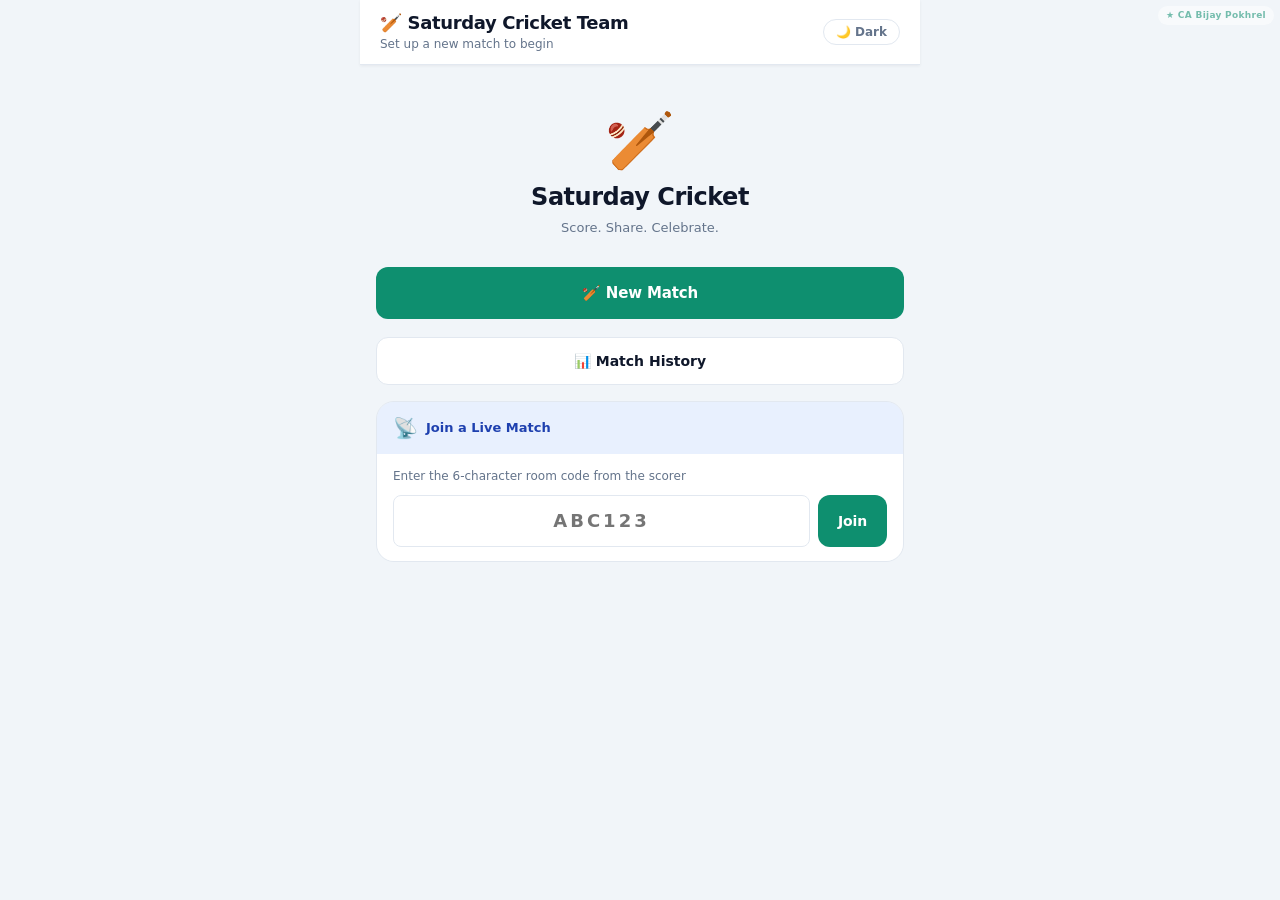
<file: index.html>
<!DOCTYPE html>
<html lang="en">
<head>
<meta charset="UTF-8">
<meta name="viewport" content="width=device-width, initial-scale=1.0">
<title>Saturday Cricket Team </title>
<link rel="manifest" href="manifest.json">
<meta name="theme-color" content="#0F6E56">
<meta name="apple-mobile-web-app-capable" content="yes">
<meta name="apple-mobile-web-app-status-bar-style" content="default">
<meta name="apple-mobile-web-app-title" content="Cricket">
<link rel="apple-touch-icon" href="icons/icon-192.png">
<link rel="stylesheet" href="css/styles.css?v=24">
</head>
<body>
<div class="ca-credit">&#9733; CA Bijay Pokhrel</div>
<div class="app">
  <div class="header" style="display:flex;justify-content:space-between;align-items:center">
    <div style="display:flex;align-items:center;gap:8px;min-width:0">
      <button id="header-home-btn" onclick="headerHome()" style="display:none;background:none;border:1.5px solid var(--c-border);cursor:pointer;font-size:18px;padding:5px 8px;border-radius:8px;line-height:1;flex-shrink:0" title="Back to Home">🏠</button>
      <div style="min-width:0">
        <h1 id="match-title" style="display:flex;align-items:center;gap:8px"><img id="header-logo" src="" style="width:36px;height:36px;border-radius:50%;object-fit:cover;border:2px solid #e0e0e0;display:none">🏏 Saturday Cricket Team </h1>
        <p id="match-subtitle">Set up a new match to begin</p>
      </div>
    </div>
    <button class="dark-toggle" onclick="toggleDark()" id="dark-btn">🌙 Dark</button>
  </div>
  <div id="milestone-toast"></div>
  <div id="main-content"></div>
</div>

<script src="js/utils.js?v=24"></script>
<script src="js/logo.js?v=24"></script>
<script src="js/images.js?v=24"></script>
<script src="js/state.js?v=24"></script>
<script src="js/scoring.js?v=24"></script>
<script src="js/report.js?v=24"></script>
<script src="js/stats.js?v=24"></script>
<script src="js/setup.js?v=24"></script>
<script src="js/share.js?v=24"></script>
<script src="js/render.js?v=24"></script>
<script src="js/storage.js?v=24"></script>
<script src="js/ui.js?v=24"></script>
<script src="js/history.js?v=24"></script>
<script src="js/app.js?v=24"></script>
<script>
if ('serviceWorker' in navigator) {
  window.addEventListener('load', function () {
    navigator.serviceWorker.register('/sw.js');
  });
}
</script>
</body>
</html>
</file>
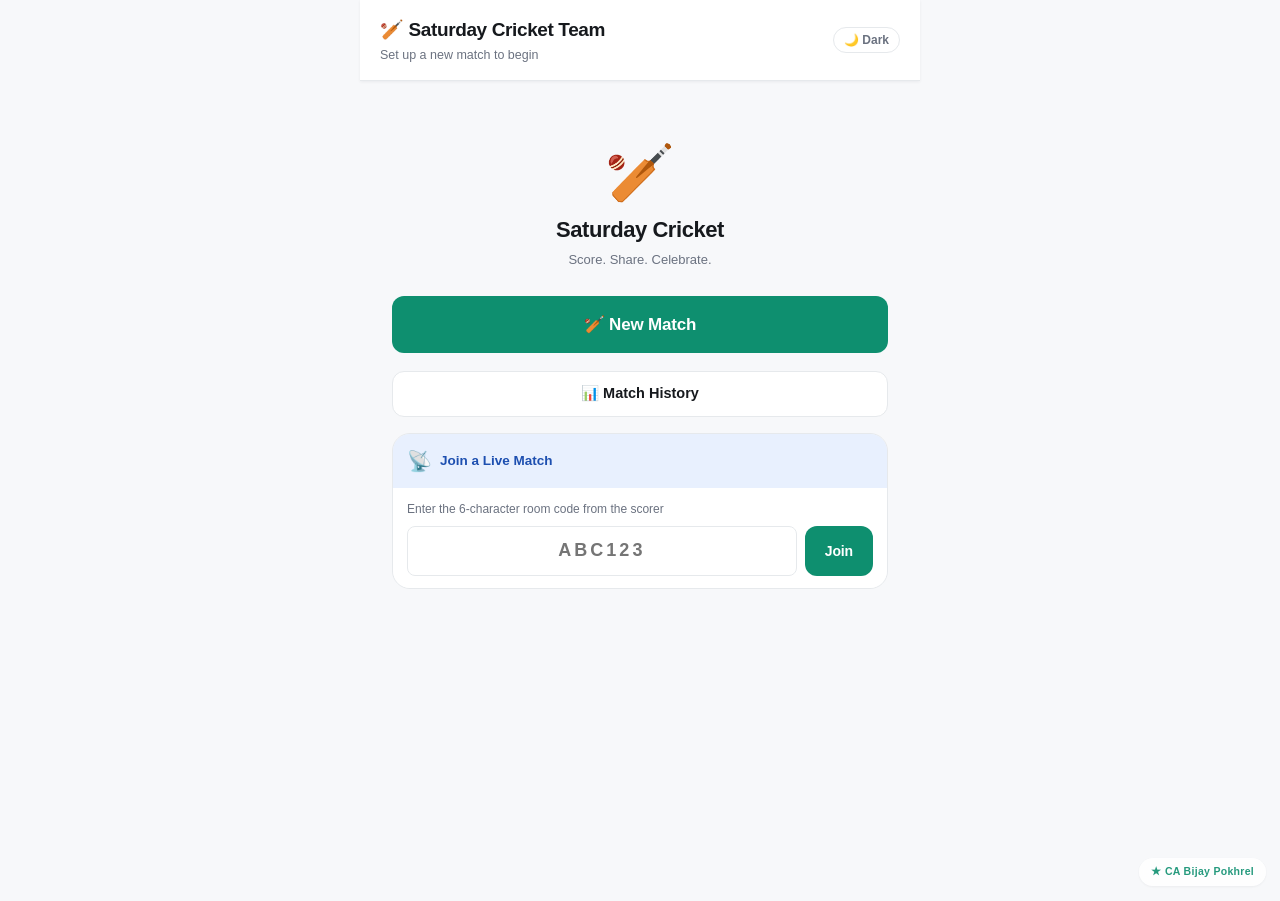
<file: uat/index.html>
<!DOCTYPE html>
<html lang="en">
<head>
<meta charset="UTF-8">
<meta name="viewport" content="width=device-width, initial-scale=1.0">
<title>Saturday Cricket Team </title>
<link rel="manifest" href="manifest.json">
<meta name="theme-color" content="#0F6E56">
<meta name="apple-mobile-web-app-capable" content="yes">
<meta name="apple-mobile-web-app-status-bar-style" content="default">
<meta name="apple-mobile-web-app-title" content="Cricket">
<link rel="apple-touch-icon" href="icons/icon-192.png">
<link rel="stylesheet" href="css/styles.css?v=13">
</head>
<body>
<div class="ca-credit">&#9733; CA Bijay Pokhrel</div>
<div class="app">
  <div class="header" style="display:flex;justify-content:space-between;align-items:center">
    <div>
      <h1 id="match-title" style="display:flex;align-items:center;gap:10px"><img id="header-logo" src="" style="width:40px;height:40px;border-radius:50%;object-fit:cover;border:2px solid #e0e0e0;display:none">🏏 Saturday Cricket Team </h1>
      <p id="match-subtitle">Set up a new match to begin</p>
    </div>
    <button class="dark-toggle" onclick="toggleDark()" id="dark-btn">🌙 Dark</button>
  </div>
  <div id="milestone-toast"></div>
  <div id="main-content"></div>
</div>

<script src="js/logo.js?v=13"></script>
<script src="js/images.js?v=13"></script>
<script src="js/state.js?v=13"></script>
<script src="js/scoring.js?v=13"></script>
<script src="js/report.js?v=13"></script>
<script src="js/setup.js?v=13"></script>
<script src="js/share.js?v=13"></script>
<script src="js/render.js?v=13"></script>
<script src="js/storage.js?v=13"></script>
<script src="js/ui.js?v=13"></script>
<script src="js/history.js?v=13"></script>
<script src="js/app.js?v=13"></script>
<script>
if ('serviceWorker' in navigator) {
  window.addEventListener('load', function () {
    navigator.serviceWorker.register('/sw.js');
  });
}
</script>
</body>
</html>
</file>
<file: css/styles.css>
/* ═══════════════════════════════════════════════════════════════════════
   1. CSS CUSTOM PROPERTIES — Design tokens
   ═══════════════════════════════════════════════════════════════════════ */
:root {
  /* Brand */
  --c-primary:        #0e8f6f;
  --c-primary-dark:   #0a6e56;
  --c-primary-soft:   #e3f6f0;

  /* Semantic accents */
  --c-runs:           #2563eb;
  --c-runs-soft:      #e8f0fe;
  --c-wicket:         #dc2626;
  --c-wicket-soft:    #fef2f2;
  --c-extras:         #d97706;
  --c-extras-soft:    #fffbeb;
  --c-live:           #7c3aed;
  --c-live-soft:      #f5f3ff;

  /* Alias kept for backward compat with inline styles in share.js etc. */
  --c-blue:           #2563eb;
  --c-blue-soft:      #e8f0fe;
  --c-purple:         #7c3aed;
  --c-purple-soft:    #f5f3ff;
  --c-amber:          #d97706;
  --c-amber-soft:     #fffbeb;
  --c-red:            #dc2626;
  --c-red-soft:       #fef2f2;

  /* Surfaces */
  --c-bg:             #f1f5f9;
  --c-surface:        #ffffff;
  --c-surface-alt:    #f8fafc;
  --c-border:         #e2e8f0;

  /* Text */
  --c-text:           #0f172a;
  --c-text-soft:      #64748b;
  --c-text-faint:     #94a3b8;

  /* Radii */
  --radius-sm:  8px;
  --radius-md:  12px;
  --radius-lg:  18px;
  --radius-xl:  24px;

  /* Shadows */
  --shadow-sm:  0 1px 3px rgba(15,23,42,.06);
  --shadow-md:  0 4px 16px rgba(15,23,42,.08);
  --shadow-lg:  0 12px 36px rgba(15,23,42,.12);

  /* Motion */
  --ease: cubic-bezier(.2,.8,.2,1);
}

/* ═══════════════════════════════════════════════════════════════════════
   2. RESET & BASE
   ═══════════════════════════════════════════════════════════════════════ */
*, *::before, *::after { box-sizing: border-box; margin: 0; padding: 0; }
html { scroll-behavior: smooth; }
body {
  font-family: system-ui, -apple-system, 'Segoe UI', Helvetica, Arial, sans-serif;
  background: var(--c-bg);
  min-height: 100vh;
  color: var(--c-text);
  -webkit-font-smoothing: antialiased;
  -moz-osx-font-smoothing: grayscale;
  line-height: 1.4;
  font-size: 14px;
}
::-webkit-scrollbar { width: 6px; height: 6px; }
::-webkit-scrollbar-thumb { background: var(--c-primary); border-radius: 3px; }
button { font-family: inherit; }
input, select { font-family: inherit; }

/* ═══════════════════════════════════════════════════════════════════════
   3. LAYOUT — app wrapper, header
   ═══════════════════════════════════════════════════════════════════════ */
.app {
  max-width: 560px;
  margin: 0 auto;
}

.header {
  background: var(--c-surface);
  color: var(--c-text);
  padding: 12px 20px;
  box-shadow: var(--shadow-sm);
  position: sticky;
  top: 0;
  z-index: 100;
  border-bottom: 1px solid var(--c-border);
  display: flex;
  justify-content: space-between;
  align-items: center;
}

.header h1 {
  font-size: 18px;
  font-weight: 800;
  letter-spacing: -.02em;
  color: var(--c-text);
  display: flex;
  align-items: center;
  gap: 8px;
  line-height: 1.2;
}

.header p {
  font-size: 12px;
  color: var(--c-text-soft);
  font-weight: 500;
  margin-top: 2px;
}

#header-logo {
  width: 36px;
  height: 36px;
  border-radius: 50%;
  object-fit: cover;
  border: 2px solid var(--c-border);
  flex-shrink: 0;
}

#main-content {
  padding: 0;
  background: var(--c-bg);
  min-height: calc(100vh - 72px);
}
/* Pages that aren't the scoring screen get standard padding */
#main-content .page-pad {
  padding: 16px;
}

/* ═══════════════════════════════════════════════════════════════════════
   4. HOME SCREEN
   ═══════════════════════════════════════════════════════════════════════ */
.home-hero {
  text-align: center;
  padding: 32px 20px 24px;
}

.home-hero-icon {
  font-size: 56px;
  line-height: 1;
  margin-bottom: 12px;
}

.home-hero-title {
  font-size: 24px;
  font-weight: 800;
  color: var(--c-text);
  letter-spacing: -.02em;
}

.home-hero-sub {
  font-size: 13px;
  color: var(--c-text-soft);
  margin-top: 4px;
}

.home-actions {
  display: flex;
  flex-direction: column;
  gap: 10px;
  margin-bottom: 16px;
}

.join-card {
  border: 1.5px solid var(--c-border);
  border-radius: var(--radius-lg);
  overflow: hidden;
  margin-bottom: 16px;
}

.join-card-header {
  background: var(--c-runs-soft);
  padding: 12px 16px;
  display: flex;
  align-items: center;
  gap: 8px;
}

.join-card-header-icon {
  font-size: 20px;
}

.join-card-header-label {
  font-size: 13px;
  font-weight: 700;
  color: #1e40af;
}

.join-card-body {
  padding: 14px 16px;
  background: var(--c-surface);
}

.join-card-hint {
  font-size: 12px;
  color: var(--c-text-soft);
  margin-bottom: 10px;
}

.join-input-row {
  display: flex;
  gap: 8px;
}

/* ═══════════════════════════════════════════════════════════════════════
   5. SETUP WIZARD
   ═══════════════════════════════════════════════════════════════════════ */
.wizard-progress {
  display: flex;
  gap: 4px;
  margin-bottom: 20px;
}

.wizard-step {
  flex: 1;
  height: 4px;
  border-radius: 2px;
  background: var(--c-border);
  transition: background .25s var(--ease);
}

.wizard-step.active {
  background: var(--c-primary);
}

.wizard-step.done {
  background: var(--c-primary-soft);
}

.wizard-header {
  margin-bottom: 20px;
}

.wizard-title {
  font-size: 18px;
  font-weight: 800;
  color: var(--c-text);
  letter-spacing: -.01em;
}

.wizard-sub {
  font-size: 12px;
  color: var(--c-primary);
  font-weight: 600;
  margin-top: 3px;
}

.setup-panel {
  background: var(--c-surface);
  border: 1px solid var(--c-border);
  border-radius: var(--radius-lg);
  padding: 20px;
  margin-bottom: 14px;
  box-shadow: var(--shadow-md);
  animation: fadeInSlide .3s var(--ease);
}

.setup-panel h3 {
  font-size: 16px;
  font-weight: 700;
  margin-bottom: 16px;
  color: var(--c-text);
}

.form-group {
  margin-bottom: 14px;
}

.form-group label {
  display: block;
  font-size: 12px;
  color: var(--c-text-soft);
  margin-bottom: 6px;
  font-weight: 600;
  text-transform: uppercase;
  letter-spacing: .4px;
}

.form-group input,
.form-group select {
  width: 100%;
  padding: 12px 14px;
  border-radius: var(--radius-sm);
  border: 1.5px solid var(--c-border);
  font-size: 15px;
  background: var(--c-surface);
  color: var(--c-text);
  transition: all .15s var(--ease);
  min-height: 46px;
}

.form-group input:focus,
.form-group select:focus {
  outline: none;
  border-color: var(--c-primary);
  box-shadow: 0 0 0 4px var(--c-primary-soft);
}

/* Overs pill buttons */
.overs-quick {
  display: grid;
  grid-template-columns: repeat(4, 1fr);
  gap: 8px;
  margin-bottom: 8px;
}

.overs-pill {
  padding: 12px 0;
  font-weight: 700;
  font-size: 15px;
  border-radius: var(--radius-sm);
  border: 1.5px solid var(--c-border);
  background: var(--c-surface);
  color: var(--c-text);
  cursor: pointer;
  transition: all .15s var(--ease);
  text-align: center;
}

.overs-pill:hover {
  border-color: var(--c-primary);
  color: var(--c-primary);
}

.overs-pill.selected {
  background: var(--c-primary-soft);
  border-color: var(--c-primary);
  color: var(--c-primary-dark);
}

/* Toss grid */
.toss-grid {
  display: grid;
  grid-template-columns: 1fr 1fr;
  gap: 8px;
}

/* Player inputs grid */
.player-inputs {
  display: grid;
  grid-template-columns: 1fr 1fr;
  gap: 8px;
  margin-bottom: 8px;
}

.player-inputs input {
  padding: 11px 12px;
  border-radius: var(--radius-sm);
  border: 1.5px solid var(--c-border);
  font-size: 13px;
  width: 100%;
  background: var(--c-surface);
  color: var(--c-text);
  transition: all .15s var(--ease);
  min-height: 44px;
}

.player-inputs input:focus {
  outline: none;
  border-color: var(--c-primary);
  box-shadow: 0 0 0 3px var(--c-primary-soft);
}

/* ═══════════════════════════════════════════════════════════════════════
   6. SCORING SCREEN COMPONENTS
   ═══════════════════════════════════════════════════════════════════════ */

/* ── Scoreboard ── */
.scoreboard {
  background: var(--c-surface);
  border-top: 1px solid var(--c-border);
  border-bottom: 1px solid var(--c-border);
  border-radius: 0;
  padding: 14px 16px;
  margin-bottom: 12px;
  box-shadow: var(--shadow-md);
}

.scoreboard-top {
  display: flex;
  justify-content: space-between;
  align-items: center;
  margin-bottom: 12px;
  padding-bottom: 12px;
  border-bottom: 1px solid var(--c-border);
}

.scoreboard-team {
  display: flex;
  align-items: center;
  gap: 8px;
  font-size: 15px;
  font-weight: 700;
  color: var(--c-text);
}

.scoreboard-innings-badge {
  font-size: 11px;
  font-weight: 700;
  color: var(--c-text-faint);
  background: var(--c-surface-alt);
  border: 1px solid var(--c-border);
  border-radius: 20px;
  padding: 3px 10px;
}

.score-main {
  display: flex;
  justify-content: space-between;
  align-items: flex-end;
  margin-bottom: 4px;
}

.score-runs {
  font-size: 48px;
  font-weight: 800;
  color: var(--c-text);
  line-height: 1.1;
  letter-spacing: -.03em;
  font-variant-numeric: tabular-nums;
}

.score-detail {
  text-align: right;
}

.score-overs {
  font-size: 14px;
  font-weight: 700;
  color: var(--c-text);
  margin-bottom: 2px;
}

.score-rr {
  font-size: 12px;
  color: var(--c-text-soft);
  font-weight: 500;
}

/* ── Target bar ── */
.target-bar {
  font-size: 13px;
  color: var(--c-text-soft);
  margin-bottom: 12px;
  padding: 12px 14px;
  background: var(--c-surface-alt);
  border-radius: var(--radius-md);
  border: 1px solid var(--c-border);
  font-weight: 500;
}

/* ── This-over balls ── */
.this-over {
  margin-top: 14px;
  background: var(--c-surface-alt);
  padding: 12px 14px;
  border-radius: var(--radius-md);
  border: 1px solid var(--c-border);
}

.over-label {
  font-size: 10px;
  font-weight: 800;
  text-transform: uppercase;
  color: var(--c-text-faint);
  margin-bottom: 8px;
  letter-spacing: 1.2px;
}

.over-balls {
  display: flex;
  gap: 6px;
  flex-wrap: wrap;
}

.ball {
  width: 34px;
  height: 34px;
  border-radius: 50%;
  display: flex;
  align-items: center;
  justify-content: center;
  font-size: 11px;
  font-weight: 700;
  border: 1.5px solid transparent;
  transition: transform .15s var(--ease);
  font-variant-numeric: tabular-nums;
  flex-shrink: 0;
}

.ball:hover { transform: scale(1.12); }

.ball-0,  .ball-dot  { background: #f1f5f9; color: #64748b; border-color: #e2e8f0; }
.ball-1, .ball-2, .ball-3, .ball-run {
  background: var(--c-primary-soft);
  color: var(--c-primary-dark);
  border-color: #a7f3d0;
}
.ball-4, .ball-four  { background: var(--c-runs-soft); color: #1d4ed8; border-color: #bfdbfe; }
.ball-6, .ball-six   { background: var(--c-live-soft); color: #6d28d9; border-color: #ddd6fe; }
.ball-W, .ball-wicket { background: var(--c-wicket-soft); color: var(--c-wicket); border-color: #fecaca; }
.ball-WD, .ball-NB, .ball-wide, .ball-noball {
  background: var(--c-extras-soft);
  color: var(--c-extras);
  border-color: #fde68a;
}
.ball-empty {
  background: transparent;
  border: 1.5px dashed #cbd5e1;
  color: #cbd5e1;
}

/* ── Batters card ── */
.batters-card {
  margin-bottom: 12px;
}

.batters-row {
  display: grid;
  grid-template-columns: 1fr 1fr;
  gap: 10px;
  margin-bottom: 10px;
}

.batter-card {
  border: 1.5px solid var(--c-border);
  border-radius: var(--radius-md);
  padding: 12px;
  cursor: pointer;
  background: var(--c-surface);
  position: relative;
  transition: all .18s var(--ease);
}

.batter-card:hover {
  border-color: var(--c-primary);
  box-shadow: var(--shadow-sm);
  transform: translateY(-1px);
}

.batter-card.batter-striker {
  border-color: var(--c-primary);
  background: var(--c-primary-soft);
}

.batter-name {
  font-size: 13px;
  font-weight: 700;
  margin-bottom: 3px;
  overflow: hidden;
  text-overflow: ellipsis;
  white-space: nowrap;
  padding-right: 20px;
  color: var(--c-text);
}

.batter-score {
  font-size: 12px;
  color: var(--c-text-soft);
  font-weight: 500;
  font-variant-numeric: tabular-nums;
}

.edit-btn {
  position: absolute;
  top: 8px;
  right: 8px;
  background: none;
  border: none;
  cursor: pointer;
  font-size: 14px;
  padding: 4px;
  line-height: 1;
  border-radius: 6px;
  color: var(--c-text-faint);
  transition: background .12s;
}

.edit-btn:hover { background: var(--c-surface-alt); }

/* ── Partnership chip ── */
.partnership-chip {
  background: var(--c-primary-soft);
  border: 1px solid #a7f3d0;
  border-radius: var(--radius-sm);
  padding: 8px 12px;
  margin-bottom: 10px;
  display: flex;
  justify-content: space-between;
  align-items: center;
  font-size: 12px;
  color: var(--c-text-soft);
}

.partnership-chip b { color: var(--c-text); font-weight: 700; }

/* ── Bowler card ── */
.bowler-card {
  background: var(--c-surface-alt);
  border: 1px solid var(--c-border);
  border-radius: var(--radius-md);
  padding: 11px 14px;
  margin-bottom: 12px;
  display: flex;
  align-items: center;
  justify-content: space-between;
  font-size: 12px;
  color: var(--c-text-soft);
}

/* ── Scoring panel & run buttons ── */
.scoring-panel {
  background: var(--c-surface);
  border-top: 1px solid var(--c-border);
  border-radius: 0;
  padding: 14px 16px;
  margin-bottom: 12px;
  box-shadow: var(--shadow-md);
}

.run-section-label {
  font-size: 10px;
  font-weight: 800;
  text-transform: uppercase;
  letter-spacing: 1px;
  color: var(--c-text-faint);
  margin-bottom: 8px;
}

/* 3-col + wicket/wide = 4-col grid */
.run-grid {
  display: grid;
  grid-template-columns: repeat(4, 1fr);
  gap: 8px;
  margin-bottom: 10px;
}

.run-btn {
  padding: 0;
  height: 64px;
  border-radius: var(--radius-md);
  border: 1.5px solid var(--c-border);
  cursor: pointer;
  font-size: 20px;
  font-weight: 700;
  background: var(--c-surface);
  color: var(--c-text);
  touch-action: manipulation;
  transition: all .12s var(--ease);
  font-variant-numeric: tabular-nums;
  display: flex;
  align-items: center;
  justify-content: center;
}

.run-btn:hover {
  border-color: var(--c-primary);
  box-shadow: var(--shadow-sm);
  transform: translateY(-1px);
}

.run-btn:active { transform: scale(.94); }

.run-btn--four {
  background: var(--c-runs-soft);
  color: #1d4ed8;
  border-color: #bfdbfe;
}

.run-btn--six {
  background: var(--c-live-soft);
  color: #6d28d9;
  border-color: #ddd6fe;
}

.run-btn--wide {
  background: var(--c-extras-soft);
  color: #92400e;
  border-color: #fde68a;
  font-size: 13px;
  font-weight: 800;
}

.wicket-btn {
  background: var(--c-wicket-soft);
  color: var(--c-wicket);
  border-color: #fecaca;
  font-size: 12px;
  font-weight: 800;
  letter-spacing: .3px;
}

.wicket-btn:hover {
  border-color: var(--c-wicket);
  box-shadow: 0 0 0 3px rgba(220,38,38,.1);
}

/* Extras row */
.extras-row {
  display: flex;
  gap: 8px;
  margin-bottom: 10px;
}

.extras-btn {
  flex: 1;
  height: 44px;
  border-radius: var(--radius-sm);
  border: 1.5px solid var(--c-border);
  cursor: pointer;
  font-size: 12px;
  font-weight: 700;
  background: var(--c-surface);
  color: var(--c-text);
  touch-action: manipulation;
  transition: all .12s var(--ease);
  display: flex;
  align-items: center;
  justify-content: center;
}

.extras-btn:hover { border-color: var(--c-primary); }
.extras-btn:active { transform: scale(.95); }

.extras-btn--nb {
  background: var(--c-extras-soft);
  color: #92400e;
  border-color: #fde68a;
}

.extras-btn--bye {
  background: var(--c-runs-soft);
  color: #1e40af;
  border-color: #bfdbfe;
}

.extras-btn--lb {
  background: var(--c-live-soft);
  color: #5b21b6;
  border-color: #ddd6fe;
}

/* Action row */
.action-row {
  display: flex;
  gap: 8px;
  margin-bottom: 10px;
}

.btn-undo {
  background: var(--c-extras-soft);
  color: #92400e;
  border: 1.5px solid #fde68a;
  border-radius: var(--radius-sm);
  padding: 11px 4px;
  font-size: 12px;
  font-weight: 700;
  cursor: pointer;
  touch-action: manipulation;
  transition: all .15s var(--ease);
  flex: 1;
  min-height: 44px;
}

.btn-undo:hover { filter: brightness(.97); }
.btn-undo:active { transform: scale(.95); }
.btn-undo:disabled { opacity: .35; cursor: not-allowed; }

/* Share / export row */
.share-row {
  display: grid;
  grid-template-columns: 1fr 1fr;
  gap: 8px;
  margin-bottom: 10px;
}

/* ── Over stats mini-grid ── */
.over-stats-grid {
  display: grid;
  grid-template-columns: repeat(4, 1fr);
  gap: 4px;
  background: var(--c-surface-alt);
  border: 1px solid var(--c-border);
  border-radius: var(--radius-md);
  padding: 8px;
  margin-bottom: 8px;
  text-align: center;
}

.over-stat-val {
  font-size: 16px;
  font-weight: 800;
  line-height: 1.1;
}

.over-stat-lbl {
  font-size: 10px;
  color: var(--c-text-faint);
  margin-top: 2px;
}

/* ── Tabs ── */
.tabs {
  display: flex;
  gap: 2px;
  overflow-x: auto;
  background: var(--c-surface);
  border-top: 1px solid var(--c-border);
  scrollbar-width: none;
}

.tabs::-webkit-scrollbar { height: 0; }

.tab {
  padding: 12px 16px;
  font-size: 12px;
  cursor: pointer;
  border: none;
  border-bottom: 2.5px solid transparent;
  background: none;
  color: var(--c-text-soft);
  white-space: nowrap;
  flex-shrink: 0;
  font-weight: 600;
  transition: all .18s var(--ease);
  margin-bottom: -1px;
}

.tab:hover { color: var(--c-primary); }
.tab.active { color: var(--c-primary); border-bottom-color: var(--c-primary); font-weight: 700; }

/* ═══════════════════════════════════════════════════════════════════════
   7. SCORECARD / TABLES
   ═══════════════════════════════════════════════════════════════════════ */
.card {
  background: var(--c-surface);
  border-top: 1px solid var(--c-border);
  border-bottom: 1px solid var(--c-border);
  border-radius: 0;
  padding: 14px 16px;
  margin-bottom: 8px;
}
/* inside page-pad (setup/history/result) cards get rounded corners back */
.page-pad .card {
  border: 1px solid var(--c-border);
  border-radius: var(--radius-lg);
  box-shadow: var(--shadow-sm);
}

.section-title {
  font-size: 11px;
  font-weight: 700;
  color: var(--c-text-faint);
  margin-bottom: 10px;
  text-transform: uppercase;
  letter-spacing: .8px;
}

.scorecard-table {
  width: 100%;
  font-size: 12px;
  border-collapse: collapse;
  border-radius: var(--radius-md);
  overflow: hidden;
  margin-bottom: 12px;
  background: var(--c-surface);
  border: 1px solid var(--c-border);
}

.scorecard-table th {
  text-align: left;
  font-weight: 700;
  font-size: 11px;
  color: var(--c-text-soft);
  padding: 10px 12px;
  background: var(--c-surface-alt);
  text-transform: uppercase;
  letter-spacing: .4px;
}

.scorecard-table td {
  padding: 10px 12px;
  border-top: 1px solid var(--c-border);
  color: var(--c-text);
  font-weight: 500;
}

.scorecard-table td:last-child,
.scorecard-table th:last-child { text-align: right; }

.scorecard-table tr:hover td { background: var(--c-surface-alt); }

.batting-row-active { background: var(--c-primary-soft) !important; }

.out-text { color: var(--c-text-faint); font-size: 11px; }

.info-row {
  display: flex;
  justify-content: space-between;
  font-size: 13px;
  padding: 8px 0;
  border-bottom: 1px solid var(--c-border);
}

.info-row:last-child { border: none; }

.fow-table { width: 100%; font-size: 12px; border-collapse: collapse; }
.fow-table th {
  font-size: 11px;
  color: var(--c-text-faint);
  font-weight: 700;
  padding: 6px 8px;
  border-bottom: 1.5px solid var(--c-border);
  text-align: left;
  text-transform: uppercase;
  letter-spacing: .4px;
}
.fow-table td { padding: 7px 8px; border-bottom: 1px solid var(--c-border); }

/* ═══════════════════════════════════════════════════════════════════════
   8. HISTORY CARDS
   ═══════════════════════════════════════════════════════════════════════ */
.history-card {
  border: 1px solid var(--c-border);
  border-radius: var(--radius-lg);
  margin-bottom: 14px;
  background: var(--c-surface);
  overflow: hidden;
  box-shadow: var(--shadow-sm);
}

.history-card-header {
  background: var(--c-surface-alt);
  padding: 12px 16px;
  border-bottom: 1px solid var(--c-border);
  display: flex;
  justify-content: space-between;
  align-items: flex-start;
}

.history-card-teams {
  font-size: 14px;
  font-weight: 700;
  color: var(--c-text);
}

.history-card-result {
  font-size: 12px;
  font-weight: 600;
  color: var(--c-primary);
  margin-top: 2px;
}

.history-card-meta {
  font-size: 11px;
  color: var(--c-text-faint);
  text-align: right;
}

.history-card-scores {
  padding: 10px 16px;
  background: var(--c-primary-soft);
  display: flex;
  align-items: center;
  gap: 16px;
  border-bottom: 1px solid #a7f3d0;
}

.history-score-block { flex: 0 0 auto; }
.history-score-team { font-size: 11px; color: var(--c-text-soft); font-weight: 700; }
.history-score-runs { font-size: 22px; font-weight: 900; color: var(--c-primary); line-height: 1.1; font-variant-numeric: tabular-nums; }
.history-score-overs { font-size: 11px; color: var(--c-text-faint); }

.history-vs { font-size: 18px; color: #a7f3d0; font-weight: 300; }

.history-card-actions {
  padding: 10px 16px;
  border-top: 1px solid var(--c-border);
  display: flex;
  gap: 8px;
  flex-wrap: wrap;
}

/* ═══════════════════════════════════════════════════════════════════════
   9. MODALS / OVERLAYS
   ═══════════════════════════════════════════════════════════════════════ */
.modal-box {
  background: var(--c-surface);
  border-radius: var(--radius-lg);
  padding: 16px;
  margin-bottom: 12px;
  box-shadow: var(--shadow-lg);
  border: 1px solid var(--c-border);
  animation: slideUp .25s var(--ease);
}

.modal-red  { border-top: 3px solid var(--c-wicket); }
.modal-blue { border-top: 3px solid var(--c-runs); }

.modal-title-red   { color: var(--c-wicket);  font-size: 14px; font-weight: 700; margin-bottom: 12px; }
.modal-title-blue  { color: var(--c-runs);    font-size: 14px; font-weight: 700; margin-bottom: 12px; }
.modal-title-amber { color: var(--c-extras);  font-size: 13px; font-weight: 700; margin-bottom: 8px; }

.modal-input {
  width: 100%;
  padding: 12px 14px;
  border-radius: var(--radius-sm);
  border: 1.5px solid var(--c-border);
  font-size: 15px;
  margin-bottom: 10px;
  background: var(--c-surface);
  color: var(--c-text);
  display: block;
  transition: all .15s var(--ease);
  min-height: 46px;
}

.modal-input:focus {
  outline: none;
  border-color: var(--c-primary);
  box-shadow: 0 0 0 4px var(--c-primary-soft);
}

.extras-grid {
  display: grid;
  grid-template-columns: repeat(4, 1fr);
  gap: 8px;
  margin-bottom: 10px;
}

.dism-grid {
  display: grid;
  grid-template-columns: repeat(3, 1fr);
  gap: 8px;
  margin-bottom: 12px;
}

.dism-btn {
  display: flex;
  flex-direction: column;
  align-items: center;
  padding: 10px 6px;
  border-radius: var(--radius-md);
  border: 1.5px solid #fecaca;
  background: var(--c-wicket-soft);
  cursor: pointer;
  touch-action: manipulation;
  transition: all .15s var(--ease);
  text-align: center;
  min-height: 72px;
  justify-content: center;
}

.dism-btn:hover  { border-color: var(--c-wicket); box-shadow: var(--shadow-sm); }
.dism-btn:active { transform: scale(.95); }
.dism-btn-sel    { border-color: var(--c-wicket); background: #fee2e2; box-shadow: 0 0 0 3px rgba(220,38,38,.12); }

.dism-icon  { font-size: 28px; line-height: 1; margin-bottom: 4px; }
.dism-label { font-size: 11px; font-weight: 700; color: var(--c-wicket); }
.dism-desc  { font-size: 9px; color: var(--c-text-faint); margin-top: 2px; line-height: 1.2; }

.dism-detail {
  background: var(--c-surface-alt);
  border-radius: var(--radius-sm);
  padding: 12px;
  margin-bottom: 10px;
  border: 1px solid var(--c-border);
}

.dism-field        { margin-bottom: 8px; }
.dism-field label  { display: block; font-size: 11px; font-weight: 600; color: var(--c-text-soft); margin-bottom: 4px; }
.dism-hint {
  font-size: 11px;
  color: var(--c-text-soft);
  background: var(--c-surface);
  border: 1px solid var(--c-border);
  border-radius: var(--radius-sm);
  padding: 8px 10px;
  margin-top: 4px;
}

/* Bowler selection */
.bowler-chip-grid { display: flex; flex-wrap: wrap; gap: 8px; margin-bottom: 8px; }

.bowler-chip {
  display: flex;
  flex-direction: column;
  align-items: flex-start;
  padding: 9px 12px;
  border-radius: var(--radius-sm);
  cursor: pointer;
  border: 1.5px solid #bfdbfe;
  background: var(--c-runs-soft);
  min-width: 88px;
  touch-action: manipulation;
  transition: all .15s var(--ease);
}

.bowler-chip:hover  { box-shadow: var(--shadow-sm); transform: translateY(-1px); }
.bowler-chip:active { transform: scale(.95); }

.bowler-chip-fresh { border-color: #a7f3d0; background: var(--c-primary-soft); }

.chip-name  { font-size: 13px; font-weight: 700; color: var(--c-text); white-space: nowrap; overflow: hidden; text-overflow: ellipsis; max-width: 110px; }
.chip-stat  { font-size: 11px; color: var(--c-text-soft); margin-top: 1px; }
.chip-label { font-size: 10px; font-weight: 700; color: var(--c-text-faint); text-transform: uppercase; letter-spacing: .5px; margin-bottom: 4px; }

.bowler-edit-row { display: flex; align-items: center; gap: 8px; margin-bottom: 12px; }
.bowler-edit-row input {
  flex: 1;
  padding: 10px 12px;
  border-radius: var(--radius-sm);
  border: 1.5px solid var(--c-border);
  font-size: 14px;
  background: var(--c-surface);
  color: var(--c-text);
  transition: all .15s var(--ease);
  min-height: 44px;
}
.bowler-edit-row input:focus { outline: none; border-color: var(--c-primary); box-shadow: 0 0 0 3px var(--c-primary-soft); }

.msg {
  background: var(--c-primary-soft);
  color: var(--c-primary-dark);
  border-radius: var(--radius-sm);
  padding: 12px 14px;
  font-size: 13px;
  margin-bottom: 12px;
  border-left: 3px solid var(--c-primary);
  font-weight: 600;
}

.hint { font-size: 11px; color: var(--c-text-faint); margin-top: 6px; text-align: center; }

/* ── Innings complete ── */
.innings-complete {
  background: var(--c-surface);
  border: 1px solid var(--c-border);
  border-radius: var(--radius-lg);
  padding: 28px 20px;
  margin-bottom: 14px;
  box-shadow: var(--shadow-md);
  text-align: center;
  animation: fadeInSlide .3s var(--ease);
}

.innings-complete-icon { font-size: 48px; line-height: 1; margin-bottom: 8px; }
.innings-complete-title { font-size: 20px; font-weight: 800; color: var(--c-text); margin-bottom: 4px; }
.innings-complete-score { font-size: 32px; font-weight: 900; color: var(--c-primary); margin: 12px 0; font-variant-numeric: tabular-nums; }
.innings-complete-meta { font-size: 13px; color: var(--c-text-soft); margin-bottom: 4px; }

.innings-target-box {
  background: var(--c-runs-soft);
  border-radius: var(--radius-md);
  padding: 14px;
  margin: 16px 0;
}

.innings-target-label { font-size: 13px; color: #1e40af; font-weight: 600; }
.innings-target-overs { font-size: 12px; color: #3b82f6; margin-top: 2px; }

/* ── Result screen ── */
.result-screen {
  background: var(--c-surface);
  border: 1px solid var(--c-border);
  border-top: 4px solid var(--c-primary);
  border-radius: var(--radius-lg);
  padding: 20px;
  margin-bottom: 12px;
  box-shadow: var(--shadow-md);
}

.result-winner {
  text-align: center;
  padding: 8px 0 16px;
}

.result-trophy { font-size: 40px; margin-bottom: 6px; }
.result-text { font-size: 18px; font-weight: 800; color: var(--c-text); }
.result-meta { font-size: 12px; color: var(--c-text-soft); margin-top: 4px; }

.result-score-grid {
  display: grid;
  grid-template-columns: 1fr 1fr;
  gap: 8px;
  margin-bottom: 4px;
}

.result-score-block {
  text-align: center;
  background: var(--c-surface-alt);
  border-radius: var(--radius-md);
  padding: 12px;
}

.result-score-team  { font-size: 11px; font-weight: 600; color: var(--c-text-soft); }
.result-score-runs  { font-size: 26px; font-weight: 900; color: var(--c-primary); font-variant-numeric: tabular-nums; }
.result-score-overs { font-size: 11px; color: var(--c-text-faint); }

/* ── Live viewer ── */
.live-viewer-banner {
  background: linear-gradient(135deg, var(--c-primary), var(--c-primary-dark));
  color: #fff;
  padding: 12px 16px;
  border-radius: var(--radius-md);
  margin-bottom: 12px;
  display: flex;
  justify-content: space-between;
  align-items: center;
}

.live-viewer-label {
  font-size: 11px;
  font-weight: 700;
  opacity: .85;
  text-transform: uppercase;
  letter-spacing: 1px;
}

/* ═══════════════════════════════════════════════════════════════════════
   10. DARK MODE OVERRIDES
   ═══════════════════════════════════════════════════════════════════════ */
body.dark {
  --c-bg:           #0f172a;
  --c-surface:      #1e293b;
  --c-surface-alt:  #263244;
  --c-border:       #334155;
  --c-text:         #f1f5f9;
  --c-text-soft:    #94a3b8;
  --c-text-faint:   #475569;
  --c-primary-soft: #0d2e26;
  --c-runs-soft:    #0f1f3c;
  --c-live-soft:    #1a0f38;
  --c-extras-soft:  #2a1a04;
  --c-wicket-soft:  #2a0a0a;
  --c-blue-soft:    #0f1f3c;
  --c-purple-soft:  #1a0f38;
  --c-amber-soft:   #2a1a04;
  --c-red-soft:     #2a0a0a;
}

.dark-toggle {
  background: none;
  border: 1.5px solid var(--c-border);
  border-radius: 20px;
  padding: 5px 12px;
  font-size: 12px;
  cursor: pointer;
  color: var(--c-text-soft);
  font-weight: 600;
  transition: all .15s var(--ease);
  white-space: nowrap;
}

.dark-toggle:hover { border-color: var(--c-primary); color: var(--c-primary); }

/* ═══════════════════════════════════════════════════════════════════════
   11. PRINT STYLES
   ═══════════════════════════════════════════════════════════════════════ */
@media print {
  body > *:not(#pdf-print-frame) { display: none !important; }
  #pdf-print-frame { display: block !important; }
}

#print-overlay { display: none; }
.print-only    { display: none; }

.pdf-report { background: #fff; border: 1px solid var(--c-border); border-radius: var(--radius-md); padding: 16px; margin-bottom: 12px; }
.pdf-report h2 { font-size: 16px; font-weight: 700; color: var(--c-primary); margin-bottom: 4px; }
.pdf-report .match-meta { font-size: 12px; color: var(--c-text-faint); margin-bottom: 14px; }
.pdf-report h3 { font-size: 13px; font-weight: 700; color: var(--c-text-soft); margin: 12px 0 6px; border-bottom: 1px solid var(--c-border); padding-bottom: 4px; }

.pdf-scorecard { width: 100%; font-size: 12px; border-collapse: collapse; margin-bottom: 8px; }
.pdf-scorecard th { text-align: left; font-weight: 600; font-size: 11px; color: var(--c-text-faint); padding: 5px 6px; border-bottom: 1.5px solid var(--c-border); background: var(--c-surface-alt); }
.pdf-scorecard td { padding: 5px 6px; border-bottom: 1px solid var(--c-border); color: var(--c-text); }
.pdf-scorecard td:last-child, .pdf-scorecard th:last-child { text-align: right; }
.pdf-scorecard tr:last-child td { border-bottom: none; }

.pdf-totals  { font-size: 13px; font-weight: 600; background: var(--c-primary-soft); color: var(--c-primary-dark); padding: 9px 10px; border-radius: var(--radius-sm); margin-bottom: 8px; }
.pdf-result  { font-size: 15px; font-weight: 700; color: var(--c-primary-dark); background: var(--c-primary-soft); padding: 11px 14px; border-radius: var(--radius-sm); margin-bottom: 14px; text-align: center; }

#pdf-overlay { display: none; position: fixed; inset: 0; z-index: 9999; background: #fff; overflow-y: auto; -webkit-overflow-scrolling: touch; }
#pdf-overlay-bar { position: sticky; top: 0; z-index: 1; display: flex; align-items: center; justify-content: space-between; padding: 10px 14px; background: #fff; border-bottom: 1px solid #ddd; gap: 10px; }
#pdf-close-btn  { background: none; border: 1.5px solid #bbb; border-radius: 8px; padding: 9px 16px; font-size: 14px; font-weight: 700; cursor: pointer; color: #333; min-height: 44px; }
#pdf-print-btn  { background: var(--c-primary); color: #fff; border: none; border-radius: 8px; padding: 9px 16px; font-size: 14px; font-weight: 700; cursor: pointer; min-height: 44px; }
#pdf-overlay-body { padding: 16px; font-family: Arial, sans-serif; font-size: 13px; color: #111; }

#pdf-print-frame { display: none; }

/* ═══════════════════════════════════════════════════════════════════════
   12. UTILITY CLASSES & SHARED COMPONENTS
   ═══════════════════════════════════════════════════════════════════════ */

/* Primary / secondary / cancel buttons */
.btn-primary {
  width: 100%;
  padding: 15px;
  background: var(--c-primary);
  color: #fff;
  border: none;
  border-radius: var(--radius-md);
  font-size: 15px;
  font-weight: 700;
  cursor: pointer;
  margin-top: 6px;
  transition: all .15s var(--ease);
  min-height: 52px;
  letter-spacing: -.01em;
  display: block;
}

.btn-primary:hover  { background: var(--c-primary-dark); transform: translateY(-1px); box-shadow: var(--shadow-md); }
.btn-primary:active { transform: translateY(0) scale(.98); }

.btn-secondary {
  width: 100%;
  padding: 13px;
  background: var(--c-surface);
  color: var(--c-text);
  border: 1.5px solid var(--c-border);
  border-radius: var(--radius-md);
  font-size: 14px;
  font-weight: 600;
  cursor: pointer;
  margin-top: 8px;
  transition: all .15s var(--ease);
  min-height: 48px;
  display: block;
}

.btn-secondary:hover { background: var(--c-surface-alt); border-color: var(--c-primary); color: var(--c-primary); }

.btn-cancel {
  width: 100%;
  padding: 11px;
  border-radius: var(--radius-sm);
  border: 1.5px solid var(--c-border);
  background: var(--c-surface);
  font-size: 13px;
  cursor: pointer;
  color: var(--c-text-soft);
  font-weight: 600;
  transition: all .15s var(--ease);
  min-height: 42px;
  display: block;
}

.btn-cancel:hover { background: var(--c-surface-alt); color: var(--c-text); }

.btn-export {
  width: 100%;
  padding: 13px;
  background: var(--c-runs);
  color: #fff;
  border: none;
  border-radius: var(--radius-md);
  font-size: 14px;
  font-weight: 600;
  cursor: pointer;
  margin-top: 6px;
  transition: all .15s var(--ease);
  min-height: 46px;
  display: block;
}
.btn-export:hover  { background: #1d4ed8; box-shadow: var(--shadow-md); }
.btn-export:active { transform: scale(.98); }

/* Generic .btn used inside modals / run panels */
.btn {
  padding: 12px 4px;
  border-radius: var(--radius-md);
  border: 1.5px solid var(--c-border);
  cursor: pointer;
  font-size: 15px;
  font-weight: 700;
  background: var(--c-surface);
  color: var(--c-text);
  touch-action: manipulation;
  transition: all .12s var(--ease);
  min-height: 44px;
  display: flex;
  align-items: center;
  justify-content: center;
}

.btn:hover  { border-color: var(--c-primary); box-shadow: var(--shadow-sm); transform: translateY(-1px); }
.btn:active { transform: scale(.95); }

.btn-4   { background: var(--c-runs-soft);   color: #1d4ed8;  border-color: #bfdbfe; }
.btn-6   { background: var(--c-live-soft);   color: #6d28d9;  border-color: #ddd6fe; }
.btn-W   { background: var(--c-wicket-soft); color: var(--c-wicket); border-color: #fecaca; }
.btn-wd  { background: var(--c-extras-soft); color: #92400e;  border-color: #fde68a; }
.btn-nb  { background: var(--c-extras-soft); color: #92400e;  border-color: #fde68a; }
.btn-danger { background: var(--c-wicket-soft); color: var(--c-wicket); border-color: #fecaca; }

/* old btn-grid alias */
.btn-grid {
  display: grid;
  grid-template-columns: repeat(4, 1fr);
  gap: 8px;
  margin-bottom: 10px;
}

.flex-row { display: flex; gap: 8px; }
.flex-1   { flex: 1; }

.over-entry {
  padding: 9px 0;
  border-bottom: 1px solid var(--c-border);
  display: flex;
  align-items: center;
  gap: 8px;
}

.bowler-bar {
  font-size: 12px;
  color: var(--c-text-soft);
  margin-bottom: 10px;
  padding: 11px 12px;
  background: var(--c-surface-alt);
  border-radius: var(--radius-sm);
  border: 1px solid var(--c-border);
}

/* ═══════════════════════════════════════════════════════════════════════
   MANHATTAN CHART
   ═══════════════════════════════════════════════════════════════════════ */
.manhattan {
  display: flex;
  align-items: flex-end;
  gap: 3px;
  height: 70px;
  padding: 0 2px;
  margin-top: 8px;
}

.manhattan-bar {
  flex: 1;
  min-width: 8px;
  border-radius: 3px 3px 0 0;
  background: var(--c-primary);
  opacity: .75;
  position: relative;
  transition: opacity .2s;
}

.manhattan-bar:hover { opacity: 1; }

.manhattan-bar-label {
  position: absolute;
  bottom: -16px;
  left: 50%;
  transform: translateX(-50%);
  font-size: 8px;
  color: var(--c-text-faint);
  white-space: nowrap;
}

.manhattan-bar-val {
  position: absolute;
  top: -14px;
  left: 50%;
  transform: translateX(-50%);
  font-size: 8px;
  color: var(--c-text-soft);
  font-weight: 700;
  white-space: nowrap;
}

/* ═══════════════════════════════════════════════════════════════════════
   MILESTONE TOAST
   ═══════════════════════════════════════════════════════════════════════ */
@keyframes milestonePop {
  0%   { transform: translateX(-50%) scale(.7); opacity: 0; }
  60%  { transform: translateX(-50%) scale(1.08); }
  100% { transform: translateX(-50%) scale(1); opacity: 1; }
}

#milestone-toast {
  position: fixed;
  top: 72px;
  left: 50%;
  transform: translateX(-50%);
  background: linear-gradient(135deg, #f59e0b, #d97706);
  color: #fff;
  padding: 10px 20px;
  border-radius: 20px;
  font-size: 15px;
  font-weight: 800;
  z-index: 9998;
  display: none;
  box-shadow: 0 4px 20px rgba(245,158,11,.5);
  text-align: center;
  pointer-events: none;
}

/* ═══════════════════════════════════════════════════════════════════════
   CREDIT BADGE
   ═══════════════════════════════════════════════════════════════════════ */
.ca-credit {
  position: fixed;
  top: 6px;
  right: 6px;
  font-size: 9px;
  font-weight: 700;
  color: var(--c-primary);
  opacity: .9;
  letter-spacing: .3px;
  z-index: 9999;
  pointer-events: none;
  background: rgba(255,255,255,.92);
  padding: 3px 8px;
  border-radius: 20px;
  opacity: 0.55;
}

body.dark .ca-credit { background: rgba(30,41,59,.92); }

/* ── Free Hit banner ── */
.freehit-banner {
  background: linear-gradient(135deg, #7c3aed, #5b21b6);
  color: #fff;
  border-radius: var(--radius-md);
  padding: 11px 14px;
  margin-bottom: 10px;
  text-align: center;
  font-size: 15px;
  font-weight: 800;
  letter-spacing: .5px;
  animation: slideUp .2s var(--ease);
  box-shadow: 0 4px 14px rgba(124,58,237,.35);
  display: flex;
  align-items: center;
  justify-content: center;
  gap: 8px;
}

/* ═══════════════════════════════════════════════════════════════════════
   ANIMATIONS
   ═══════════════════════════════════════════════════════════════════════ */
@keyframes slideUp {
  from { transform: translateY(16px); opacity: 0; }
  to   { transform: translateY(0);    opacity: 1; }
}

@keyframes fadeInSlide {
  from { opacity: 0; transform: translateY(8px); }
  to   { opacity: 1; transform: translateY(0);   }
}

/* ═══════════════════════════════════════════════════════════════════════
   RESPONSIVE
   ═══════════════════════════════════════════════════════════════════════ */
@media (max-width: 480px) {
  .header { padding: 12px 16px; }
  .header h1 { font-size: 17px; }
  .score-runs { font-size: 40px; }
  .run-btn { height: 56px; font-size: 18px; }
  .dism-grid { grid-template-columns: repeat(2, 1fr); }
}
</file>
<file: uat/css/styles.css>
/* ================= Design tokens ================= */
:root{
  --c-bg:#f7f8fa;
  --c-surface:#ffffff;
  --c-surface-alt:#f3f5f7;
  --c-border:#e6e9ec;
  --c-text:#16191d;
  --c-text-soft:#6b7280;
  --c-text-faint:#9aa1a9;
  --c-primary:#0e8f6f;
  --c-primary-dark:#0a6e56;
  --c-primary-soft:#e3f6f0;
  --c-blue:#2563eb;
  --c-blue-soft:#e8f0fe;
  --c-purple:#7c3aed;
  --c-purple-soft:#f1ebfd;
  --c-amber:#b45309;
  --c-amber-soft:#fdf1de;
  --c-red:#c62a2a;
  --c-red-soft:#fbe9e9;
  --radius-sm:8px;
  --radius-md:12px;
  --radius-lg:18px;
  --shadow-sm:0 1px 3px rgba(16,24,40,.06);
  --shadow-md:0 6px 20px rgba(16,24,40,.08);
  --shadow-lg:0 16px 40px rgba(16,24,40,.12);
  --ease:cubic-bezier(.2,.8,.2,1);
}
*{box-sizing:border-box;margin:0;padding:0}
html{scroll-behavior:smooth}
body{font-family:-apple-system,BlinkMacSystemFont,'Inter','Segoe UI',Helvetica,Arial,sans-serif;background:var(--c-bg);min-height:100vh;color:var(--c-text);-webkit-font-smoothing:antialiased;-moz-osx-font-smoothing:grayscale;line-height:1.5}
::-webkit-scrollbar{width:6px;height:6px}
::-webkit-scrollbar-thumb{background:var(--c-primary);border-radius:3px}
.app{max-width:560px;margin:0 auto;padding:0}

/* ================= Header ================= */
.header{background:var(--c-surface);color:var(--c-text);padding:16px 20px;box-shadow:var(--shadow-sm);position:sticky;top:0;z-index:100;border-bottom:1px solid var(--c-border)}
.header h1{font-size:19px;font-weight:800;letter-spacing:-.02em;color:var(--c-text)}
.header p{font-size:12.5px;color:var(--c-text-soft);font-weight:500;margin-top:1px}
#header-logo{width:38px;height:38px;border-radius:50%;object-fit:cover;border:2px solid var(--c-border)}

/* ================= Scoreboard ================= */
.scoreboard{background:var(--c-surface);border:1px solid var(--c-border);border-radius:var(--radius-lg);padding:22px;margin-bottom:14px;box-shadow:var(--shadow-md)}
.score-main{display:flex;justify-content:space-between;align-items:flex-end;margin-bottom:18px}
.score-runs{font-size:52px;font-weight:800;color:var(--c-text);line-height:1;letter-spacing:-.03em}
.score-info{text-align:right}
.score-overs{font-size:14px;font-weight:700;color:var(--c-text);margin-bottom:2px}
.score-rr{font-size:12.5px;color:var(--c-text-soft);font-weight:500}
.team-names{display:flex;justify-content:space-between;align-items:center;margin-bottom:14px;padding-bottom:14px;border-bottom:1px solid var(--c-border)}
.team-name{font-size:14px;font-weight:700;color:var(--c-text);display:flex;align-items:center}
.target-bar{font-size:13px;color:var(--c-text-soft);margin-bottom:14px;padding:12px 14px;background:var(--c-surface-alt);border-radius:var(--radius-md);border:1px solid var(--c-border);font-weight:500}
.this-over{margin-top:14px;background:var(--c-surface-alt);padding:14px;border-radius:var(--radius-md);border:1px solid var(--c-border)}
.over-label{font-size:10.5px;font-weight:800;text-transform:uppercase;color:var(--c-text-faint);margin-bottom:9px;letter-spacing:1.2px}
.balls-row{display:flex;gap:7px;flex-wrap:wrap}
.ball{width:36px;height:36px;border-radius:50%;display:flex;align-items:center;justify-content:center;font-size:12px;font-weight:700;border:1.5px solid transparent;transition:transform .15s var(--ease)}
.ball:hover{transform:scale(1.12)}
.ball-0{background:#eef0f2;color:#5b6470;border-color:#dfe3e7}
.ball-1,.ball-2,.ball-3{background:var(--c-primary-soft);color:var(--c-primary-dark);border-color:#bfe6d8}
.ball-4{background:var(--c-blue-soft);color:#1d4fb0;border-color:#c7d8fb}
.ball-6{background:var(--c-purple-soft);color:#5b21b6;border-color:#dccffa}
.ball-W{background:var(--c-red-soft);color:var(--c-red);border-color:#f4c8c8}
.ball-WD,.ball-NB{background:var(--c-amber-soft);color:var(--c-amber);border-color:#f5dba8}
.ball-empty{background:transparent;border:1.5px dashed #d6dadf;color:#c2c8cf}

/* ================= Tabs ================= */
.tabs{display:flex;gap:2px;overflow-x:auto;background:var(--c-surface);border-top:1px solid var(--c-border);box-shadow:0 -1px 0 var(--c-border) inset}
.tabs::-webkit-scrollbar{height:0}
.tab{padding:13px 16px;font-size:12.5px;cursor:pointer;border:none;border-bottom:2.5px solid transparent;background:none;color:var(--c-text-soft);white-space:nowrap;flex-shrink:0;font-weight:600;transition:all .18s var(--ease);margin-bottom:-1px}
.tab:hover{color:var(--c-primary)}
.tab.active{color:var(--c-primary);border-bottom-color:var(--c-primary);font-weight:700}

/* ================= Tables / cards ================= */
.scorecard-table{width:100%;font-size:12.5px;border-collapse:collapse;border-radius:var(--radius-md);overflow:hidden;margin-bottom:12px;background:var(--c-surface);border:1px solid var(--c-border)}
.scorecard-table th{text-align:left;font-weight:700;font-size:11px;color:var(--c-text-soft);padding:10px 12px;background:var(--c-surface-alt);text-transform:uppercase;letter-spacing:.4px}
.scorecard-table td{padding:10px 12px;border-top:1px solid var(--c-border);color:var(--c-text);font-weight:500}
.scorecard-table td:last-child,.scorecard-table th:last-child{text-align:right}
.scorecard-table tr:hover td{background:var(--c-surface-alt)}
.card{background:var(--c-surface);border:1px solid var(--c-border);border-radius:var(--radius-lg);padding:16px;margin-bottom:12px;box-shadow:var(--shadow-sm)}
.section-title{font-size:11px;font-weight:700;color:var(--c-text-faint);margin-bottom:11px;text-transform:uppercase;letter-spacing:.8px}
.out-text{color:var(--c-text-faint);font-size:11px}
.batting-row-active{background:var(--c-primary-soft)}

/* ================= Scoring panel & buttons ================= */
.scoring-panel{background:var(--c-surface);border:1px solid var(--c-border);border-radius:var(--radius-lg);padding:18px;margin-bottom:14px;box-shadow:var(--shadow-md)}
.btn-grid{display:grid;grid-template-columns:repeat(4,1fr);gap:10px;margin-bottom:12px}
.btn{padding:16px 4px;border-radius:var(--radius-md);border:1.5px solid var(--c-border);cursor:pointer;font-size:16px;font-weight:700;background:var(--c-surface);color:var(--c-text);touch-action:manipulation;transition:all .15s var(--ease);min-height:48px}
.btn:hover{border-color:var(--c-primary);box-shadow:var(--shadow-sm);transform:translateY(-1px)}
.btn:active{transform:scale(.95)}
.btn-4{background:var(--c-blue-soft);color:#1d4fb0;border-color:#c7d8fb}
.btn-6{background:var(--c-purple-soft);color:#5b21b6;border-color:#dccffa}
.btn-W{background:var(--c-red-soft);color:var(--c-red);border-color:#f4c8c8}
.btn-wd,.btn-nb{background:var(--c-amber-soft);color:var(--c-amber);border-color:#f5dba8}
.btn-danger{background:var(--c-red-soft);color:var(--c-red);border-color:#f4c8c8}
.extras-row{display:flex;gap:8px;margin-bottom:10px}
.extras-row .btn{flex:1;font-size:12.5px;padding:13px 4px;min-height:44px}
.batters-row{display:grid;grid-template-columns:1fr 1fr;gap:10px;margin-bottom:14px}
.batter-card{border:1.5px solid var(--c-border);border-radius:var(--radius-md);padding:13px;cursor:pointer;background:var(--c-surface);position:relative;transition:all .18s var(--ease)}
.batter-card:hover{border-color:var(--c-primary);box-shadow:var(--shadow-sm);transform:translateY(-1px)}
.batter-card.striker{border-color:var(--c-primary);background:var(--c-primary-soft)}
.batter-name{font-size:13px;font-weight:700;margin-bottom:3px;overflow:hidden;text-overflow:ellipsis;white-space:nowrap;padding-right:20px;color:var(--c-text)}
.batter-score{font-size:12px;color:var(--c-text-soft);font-weight:500}
.edit-btn{position:absolute;top:8px;right:8px;background:none;border:none;cursor:pointer;font-size:15px;padding:4px;line-height:1;border-radius:6px}
.edit-btn:hover{background:var(--c-surface-alt)}

/* ================= Setup / forms ================= */
.setup-panel{background:var(--c-surface);border:1px solid var(--c-border);border-radius:var(--radius-lg);padding:22px;margin-bottom:14px;box-shadow:var(--shadow-md);animation:fadeInSlide .3s var(--ease)}
.setup-panel h3{font-size:15px;font-weight:700;margin-bottom:14px;color:var(--c-text)}
.form-group{margin-bottom:14px}
.form-group label{display:block;font-size:12.5px;color:var(--c-text-soft);margin-bottom:6px;font-weight:600}
.form-group input,.form-group select{width:100%;padding:12px 14px;border-radius:var(--radius-sm);border:1.5px solid var(--c-border);font-size:15px;background:var(--c-surface);color:var(--c-text);transition:all .15s var(--ease);font-family:inherit;min-height:46px}
.form-group input:focus,.form-group select:focus{outline:none;border-color:var(--c-primary);box-shadow:0 0 0 4px var(--c-primary-soft)}
.player-inputs{display:grid;grid-template-columns:1fr 1fr;gap:8px;margin-bottom:8px}
.player-inputs input{padding:11px 12px;border-radius:var(--radius-sm);border:1.5px solid var(--c-border);font-size:14px;width:100%;background:var(--c-surface);color:var(--c-text);transition:all .15s var(--ease);font-family:inherit;min-height:44px}
.player-inputs input:focus{outline:none;border-color:var(--c-primary);box-shadow:0 0 0 3px var(--c-primary-soft)}

/* ================= Primary / secondary actions ================= */
.btn-primary{width:100%;padding:15px;background:var(--c-primary);color:#fff;border:none;border-radius:var(--radius-md);font-size:15.5px;font-weight:700;cursor:pointer;margin-top:6px;transition:all .15s var(--ease);font-family:inherit;min-height:50px;letter-spacing:-.01em}
.btn-primary:hover{background:var(--c-primary-dark);transform:translateY(-1px);box-shadow:var(--shadow-md)}
.btn-primary:active{transform:translateY(0) scale(.98)}
.btn-secondary{width:100%;padding:13px;background:var(--c-surface);color:var(--c-text);border:1.5px solid var(--c-border);border-radius:var(--radius-md);font-size:14.5px;font-weight:600;cursor:pointer;margin-top:8px;transition:all .15s var(--ease);font-family:inherit;min-height:46px}
.btn-secondary:hover{background:var(--c-surface-alt);border-color:var(--c-primary);color:var(--c-primary)}

/* ================= Modals ================= */
.modal-box{background:var(--c-surface);border-radius:var(--radius-lg);padding:18px;margin-bottom:12px;box-shadow:var(--shadow-lg);border:1px solid var(--c-border);animation:slideUp .25s var(--ease)}
.modal-red{border-top:3px solid var(--c-red)}
.modal-blue{border-top:3px solid var(--c-blue)}
.modal-title-red{color:var(--c-red);font-size:13.5px;font-weight:700;margin-bottom:12px}
.modal-title-blue{color:var(--c-blue);font-size:13.5px;font-weight:700;margin-bottom:12px}
.modal-title-amber{color:var(--c-amber);font-size:12.5px;font-weight:700;margin-bottom:8px}
.modal-input{width:100%;padding:12px 14px;border-radius:var(--radius-sm);border:1.5px solid var(--c-border);font-size:15px;margin-bottom:10px;background:var(--c-surface);color:var(--c-text);display:block;transition:all .15s var(--ease);font-family:inherit;min-height:46px}
.modal-input:focus{outline:none;border-color:var(--c-primary);box-shadow:0 0 0 4px var(--c-primary-soft)}
.extras-grid{display:grid;grid-template-columns:repeat(4,1fr);gap:8px;margin-bottom:8px}
.fow-table{width:100%;font-size:12.5px;border-collapse:collapse}
.fow-table th{font-size:11px;color:var(--c-text-faint);font-weight:700;padding:7px 8px;border-bottom:1.5px solid var(--c-border);text-align:left;text-transform:uppercase;letter-spacing:.4px}
.fow-table td{padding:8px 8px;border-bottom:1px solid var(--c-border)}
.info-row{display:flex;justify-content:space-between;font-size:13px;padding:8px 0;border-bottom:1px solid var(--c-border)}
.info-row:last-child{border:none}
.msg{background:var(--c-primary-soft);color:var(--c-primary-dark);border-radius:var(--radius-sm);padding:13px 14px;font-size:13.5px;margin-bottom:12px;border-left:3px solid var(--c-primary);font-weight:600}
.over-entry{padding:9px 0;border-bottom:1px solid var(--c-border);display:flex;align-items:center;gap:8px}
.bowler-bar{font-size:12px;color:var(--c-text-soft);margin-bottom:10px;padding:11px 12px;background:var(--c-surface-alt);border-radius:var(--radius-sm);border:1px solid var(--c-border)}
.hint{font-size:11px;color:var(--c-text-faint);margin-top:6px;text-align:center}
.btn-cancel{width:100%;padding:11px;border-radius:var(--radius-sm);border:1.5px solid var(--c-border);background:var(--c-surface);font-size:13px;cursor:pointer;color:var(--c-text-soft);font-weight:600;transition:all .15s var(--ease);min-height:42px}
.btn-cancel:hover{background:var(--c-surface-alt);color:var(--c-text)}
.flex-row{display:flex;gap:8px}
.flex-1{flex:1}

/* ================= Undo / actions ================= */
.btn-undo{background:var(--c-amber-soft);color:var(--c-amber);border:1.5px solid #f5dba8;border-radius:var(--radius-sm);padding:11px 4px;font-size:12.5px;font-weight:700;cursor:pointer;touch-action:manipulation;transition:all .15s var(--ease);flex:1;min-height:44px}
.btn-undo:hover{filter:brightness(.97)}
.btn-undo:active{transform:scale(.95)}
.btn-undo:disabled{opacity:.35;cursor:not-allowed}
.action-row{display:flex;gap:8px;margin-bottom:12px}

/* ================= Dark mode ================= */
body.dark{--c-bg:#0f1117;--c-surface:#1a1d27;--c-surface-alt:#222535;--c-border:#2e3248;--c-text:#e8eaf0;--c-text-soft:#8892a4;--c-text-faint:#4e566b;--c-primary-soft:#0d2e26;--c-blue-soft:#0d1f3c;--c-purple-soft:#1a1030;--c-amber-soft:#2a1e08;--c-red-soft:#2a0e0e}
.dark-toggle{background:none;border:1.5px solid var(--c-border);border-radius:20px;padding:5px 10px;font-size:12px;cursor:pointer;color:var(--c-text-soft);font-weight:600;transition:all .15s var(--ease);white-space:nowrap}
.dark-toggle:hover{border-color:var(--c-primary);color:var(--c-primary)}

/* ================= Partnership chip ================= */
.partnership-chip{background:var(--c-surface-alt);border:1px solid var(--c-border);border-radius:var(--radius-sm);padding:8px 12px;margin-bottom:10px;display:flex;justify-content:space-between;align-items:center;font-size:12px;color:var(--c-text-soft)}
.partnership-chip b{color:var(--c-text);font-weight:700}

/* ================= Manhattan chart ================= */
.manhattan{display:flex;align-items:flex-end;gap:3px;height:70px;padding:0 2px;margin-top:8px}
.manhattan-bar{flex:1;min-width:8px;border-radius:3px 3px 0 0;background:var(--c-primary);opacity:.75;position:relative;transition:opacity .2s}
.manhattan-bar:hover{opacity:1}
.manhattan-bar-label{position:absolute;bottom:-16px;left:50%;transform:translateX(-50%);font-size:8px;color:var(--c-text-faint);white-space:nowrap}
.manhattan-bar-val{position:absolute;top:-14px;left:50%;transform:translateX(-50%);font-size:8px;color:var(--c-text-soft);font-weight:700;white-space:nowrap}

/* ================= Milestone toast ================= */
@keyframes milestonePop{0%{transform:translateX(-50%) scale(.7);opacity:0}60%{transform:translateX(-50%) scale(1.08)}100%{transform:translateX(-50%) scale(1);opacity:1}}
#milestone-toast{position:fixed;top:70px;left:50%;transform:translateX(-50%);background:linear-gradient(135deg,#f59e0b,#d97706);color:#fff;padding:10px 20px;border-radius:20px;font-size:15px;font-weight:800;z-index:9998;display:none;box-shadow:0 4px 20px rgba(245,158,11,.5);text-align:center;pointer-events:none}
.bowler-edit-row{display:flex;align-items:center;gap:8px;margin-bottom:12px}
.bowler-edit-row input{flex:1;padding:10px 12px;border-radius:var(--radius-sm);border:1.5px solid var(--c-border);font-size:14px;background:var(--c-surface);color:var(--c-text);transition:all .15s var(--ease);font-family:inherit;min-height:44px}
.bowler-edit-row input:focus{outline:none;border-color:var(--c-primary);box-shadow:0 0 0 3px var(--c-primary-soft)}

.ca-credit{position:fixed;bottom:14px;right:14px;font-size:10.5px;font-weight:700;color:var(--c-primary);opacity:.9;letter-spacing:.3px;z-index:9999;pointer-events:none;background:rgba(255,255,255,.9);backdrop-filter:blur(6px);padding:6px 12px;border-radius:20px;box-shadow:var(--shadow-sm)}

@keyframes slideUp{from{transform:translateY(16px);opacity:0}to{transform:translateY(0);opacity:1}}
@keyframes fadeInSlide{from{opacity:0;transform:translateY(8px)}to{opacity:1;transform:translateY(0)}}

@media(max-width:480px){
  .header{padding:14px 16px}
  .header h1{font-size:18px}
  .score-runs{font-size:44px}
  .btn-grid{gap:8px}
  .dism-grid{grid-template-columns:repeat(2,1fr)}
}
@media print{
  body > *:not(#print-overlay){display:none!important}
  #print-overlay{display:block!important;margin:0;padding:24px}
}
#print-overlay{display:none}
.print-only{display:none}
.pdf-report{background:#fff;border:1px solid var(--c-border);border-radius:var(--radius-md);padding:16px;margin-bottom:12px}
.pdf-report h2{font-size:16px;font-weight:700;color:var(--c-primary);margin-bottom:4px}
.pdf-report .match-meta{font-size:12px;color:var(--c-text-faint);margin-bottom:14px}
.pdf-report h3{font-size:13px;font-weight:700;color:var(--c-text-soft);margin:12px 0 6px;border-bottom:1px solid var(--c-border);padding-bottom:4px}
.pdf-scorecard{width:100%;font-size:12px;border-collapse:collapse;margin-bottom:8px}
.pdf-scorecard th{text-align:left;font-weight:600;font-size:11px;color:var(--c-text-faint);padding:5px 6px;border-bottom:1.5px solid var(--c-border);background:var(--c-surface-alt)}
.pdf-scorecard td{padding:5px 6px;border-bottom:1px solid var(--c-border);color:var(--c-text)}
.pdf-scorecard td:last-child,.pdf-scorecard th:last-child{text-align:right}
.pdf-scorecard tr:last-child td{border-bottom:none}
.pdf-totals{font-size:13px;font-weight:600;background:var(--c-primary-soft);color:var(--c-primary-dark);padding:9px 10px;border-radius:var(--radius-sm);margin-bottom:8px}
.pdf-result{font-size:15px;font-weight:700;color:var(--c-primary-dark);background:var(--c-primary-soft);padding:11px 14px;border-radius:var(--radius-sm);margin-bottom:14px;text-align:center}
.btn-export{width:100%;padding:13px;background:var(--c-blue);color:#fff;border:none;border-radius:var(--radius-md);font-size:14.5px;font-weight:600;cursor:pointer;margin-top:6px;transition:all .15s var(--ease);min-height:46px}
.btn-export:hover{background:#1d4fb0;box-shadow:var(--shadow-md)}
.btn-export:active{transform:scale(.98)}
.dism-grid{display:grid;grid-template-columns:repeat(3,1fr);gap:8px;margin-bottom:12px}
.dism-btn{display:flex;flex-direction:column;align-items:center;padding:11px 6px;border-radius:var(--radius-md);border:1.5px solid #f4c8c8;background:var(--c-red-soft);cursor:pointer;touch-action:manipulation;transition:all .15s var(--ease);text-align:center;min-height:74px;justify-content:center}
.dism-btn:hover{border-color:var(--c-red);box-shadow:var(--shadow-sm)}
.dism-btn:active{transform:scale(.95)}
.dism-btn-sel{border-color:var(--c-red);background:#f7d9d9;box-shadow:0 0 0 3px rgba(198,42,42,.12)}
.dism-icon{font-size:30px;line-height:1;margin-bottom:4px}
.dism-label{font-size:11.5px;font-weight:700;color:var(--c-red)}
.dism-desc{font-size:9.5px;color:var(--c-text-faint);margin-top:2px;line-height:1.2}
.dism-detail{background:var(--c-surface-alt);border-radius:var(--radius-sm);padding:13px;margin-bottom:10px;border:1px solid var(--c-border)}
.dism-field{margin-bottom:8px}
.dism-field label{display:block;font-size:11px;font-weight:600;color:var(--c-text-soft);margin-bottom:4px}
.dism-hint{font-size:11px;color:var(--c-text-soft);background:var(--c-surface);border:1px solid var(--c-border);border-radius:var(--radius-sm);padding:8px 10px;margin-top:4px}
.bowler-chip-grid{display:flex;flex-wrap:wrap;gap:8px;margin-bottom:6px}
.bowler-chip{display:flex;flex-direction:column;align-items:flex-start;padding:9px 13px;border-radius:var(--radius-sm);cursor:pointer;border:1.5px solid #c7d8fb;background:var(--c-blue-soft);min-width:90px;touch-action:manipulation;transition:all .15s var(--ease)}
.bowler-chip:hover{box-shadow:var(--shadow-sm);transform:translateY(-1px)}
.bowler-chip:active{transform:scale(.95)}
.bowler-chip-fresh{border-color:#bfe6d8;background:var(--c-primary-soft)}
.chip-name{font-size:13px;font-weight:700;color:var(--c-text);white-space:nowrap;overflow:hidden;text-overflow:ellipsis;max-width:110px}
.chip-stat{font-size:11px;color:var(--c-text-soft);margin-top:1px}
.chip-label{font-size:10.5px;font-weight:700;color:var(--c-text-faint);text-transform:uppercase;letter-spacing:.5px;margin-bottom:4px}
#main-content{padding:16px;background:var(--c-bg);min-height:calc(100vh - 80px)}

/* ================= PDF in-app overlay (screen preview) ================= */
#pdf-overlay{display:none;position:fixed;inset:0;z-index:9999;background:#fff;overflow-y:auto;-webkit-overflow-scrolling:touch}
#pdf-overlay-bar{position:sticky;top:0;z-index:1;display:flex;align-items:center;justify-content:space-between;padding:10px 14px;background:#fff;border-bottom:1px solid #ddd;gap:10px}
#pdf-close-btn{background:none;border:1.5px solid #bbb;border-radius:8px;padding:9px 16px;font-size:14px;font-weight:700;cursor:pointer;color:#333;min-height:44px}
#pdf-print-btn{background:#0F6E56;color:#fff;border:none;border-radius:8px;padding:9px 16px;font-size:14px;font-weight:700;cursor:pointer;min-height:44px}
#pdf-overlay-body{padding:16px;font-family:Arial,sans-serif;font-size:13px;color:#111}
/* Normal-flow print frame — injected by _doPrint(), never shown on screen */
#pdf-print-frame{display:none}
@media print{
  /* Hide everything except the dedicated print frame */
  body>*:not(#pdf-print-frame){display:none!important}
  #pdf-print-frame{display:block!important}
}
</file>
